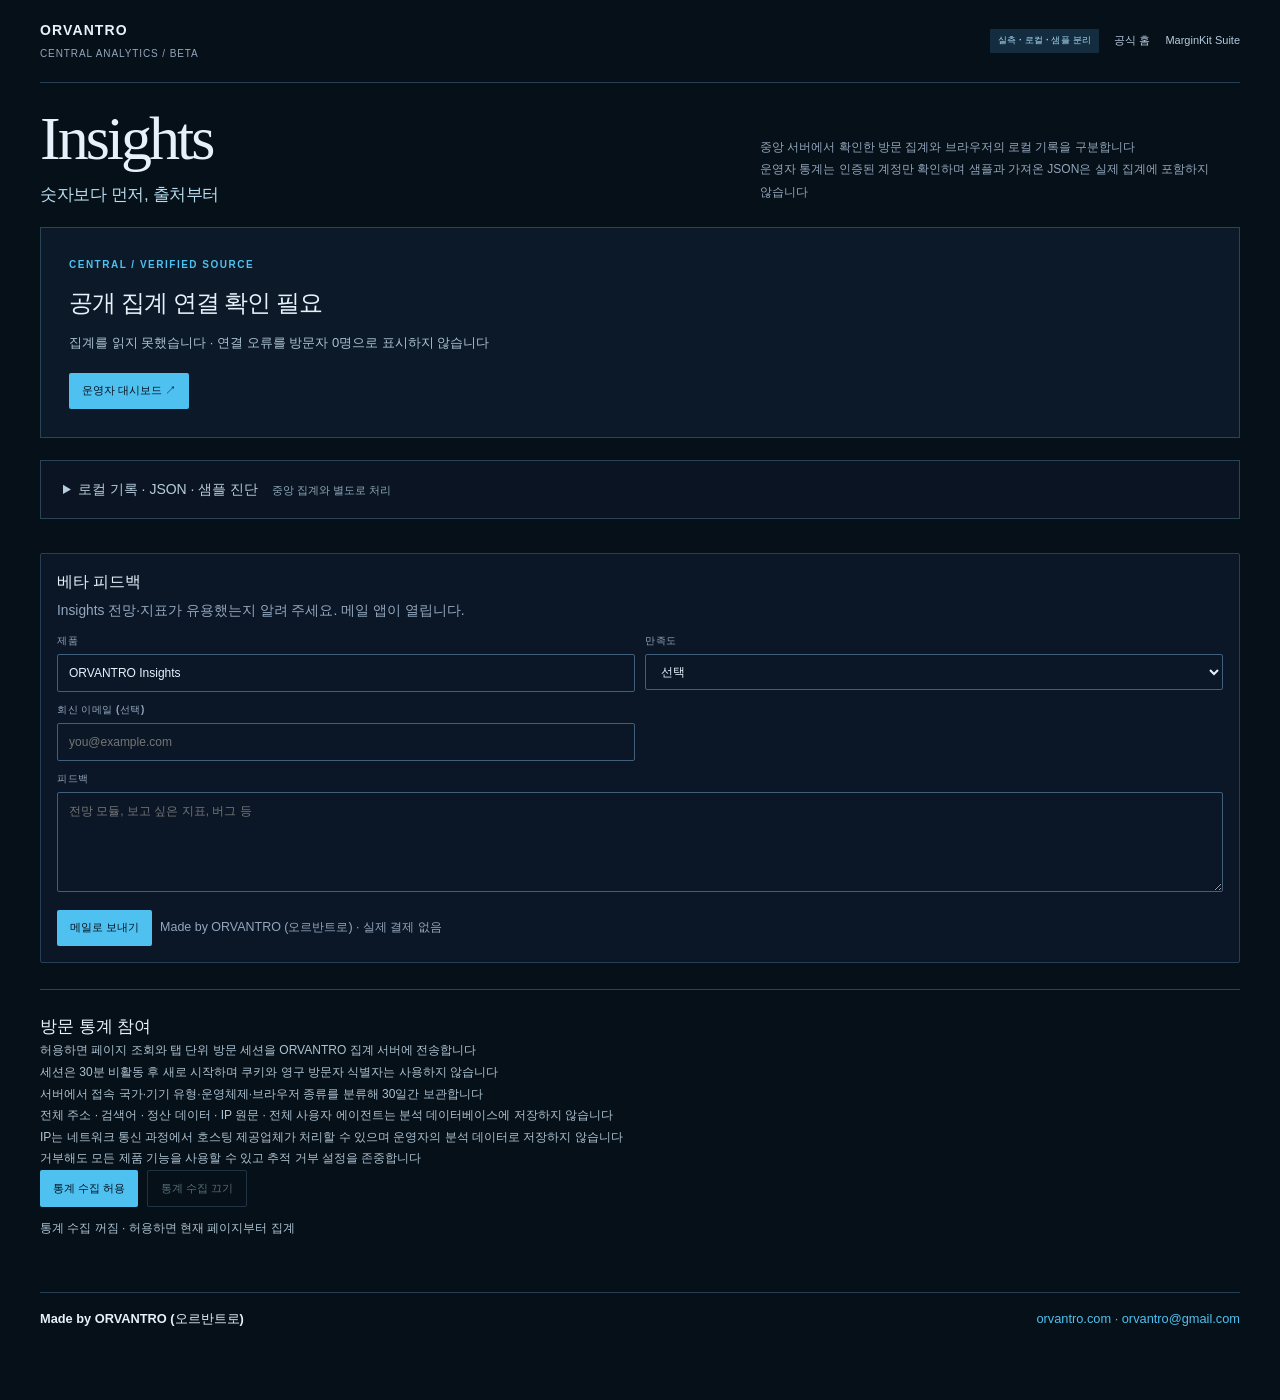
<file: index.html>
<!DOCTYPE html>
<html lang="ko" data-orvantro-site="orvantro-insights">
<head>
  <meta charset="UTF-8">
  <meta name="referrer" content="no-referrer">
  <meta http-equiv="Content-Security-Policy" content="default-src 'self'; script-src 'self'; style-src 'self' 'unsafe-inline'; img-src 'self' data:; connect-src 'self' https://orvantro-insights-api.orvantro.workers.dev; object-src 'none'; base-uri 'none'; form-action 'none'; upgrade-insecure-requests">
  <meta name="viewport" content="width=device-width, initial-scale=1.0">
  <meta name="description" content="ORVANTRO Insights — 중앙 방문 집계와 운영자 대시보드, 별도로 분리된 로컬 데이터 진단.">
  <meta name="theme-color" content="#061018">
  <title>ORVANTRO Insights — 방문 집계 · 데이터 진단</title>
  <link rel="stylesheet" href="./insights.css">
  <link rel="stylesheet" href="./visual.css">
  <link rel="stylesheet" href="./central.css">
</head>
<body>
  <div class="shell">
    <header class="topbar">
      <div class="brand-block">
        <div class="brand">ORVANTRO</div>
        <div class="brand-sub">CENTRAL ANALYTICS / BETA</div>
      </div>
      <div class="top-links">
        <span class="pill">실측 · 로컬 · 샘플 분리</span>
        <a class="link-chip" href="https://orvantro.com/">공식 홈</a>
        <a class="link-chip" href="https://judanvy8-netizen.github.io/marginkit-pro-beta/">MarginKit Suite</a>
      </div>
    </header>

    <section class="hero" aria-label="Insights 소개">
      <div class="hero-brand">Insights</div>
      <h1>숫자보다 먼저, 출처부터</h1>
      <p>중앙 서버에서 확인한 방문 집계와 브라우저의 로컬 기록을 구분합니다<br>운영자 통계는 인증된 계정만 확인하며 샘플과 가져온 JSON은 실제 집계에 포함하지 않습니다</p>

    </section>
    <section class="central-panel" aria-label="중앙 방문 집계">
      <p class="eyebrow">CENTRAL / VERIFIED SOURCE</p>
      <h2 id="centralStatus" role="status">중앙 집계 상태 확인 중</h2>
      <p id="centralScope">서버 연결과 공개 범위를 확인합니다</p>
      <div class="central-metrics" id="centralMetrics" hidden><article><small>측정된 페이지 조회</small><strong id="centralPv">—</strong></article><article><small>일별 방문 세션 합계</small><strong id="centralSessions">—</strong></article></div>
      <div class="actions-row"><a class="btn btn-primary" id="adminLink" hidden>운영자 대시보드 ↗</a></div>
    </section>
    <details class="diagnostic-details" id="diagnostics"><summary>로컬 기록 · JSON · 샘플 진단 <span>중앙 집계와 별도로 처리</span></summary>
    <section class="panel source-panel" aria-label="현재 데이터 출처" style="margin-bottom:18px">
      <h2 id="sourceStatus" role="status">데이터 확인 중 / Loading</h2>
      <p class="lead" id="sourceScope">데이터 출처를 확인하고 있습니다.</p>
      <div class="actions-row">
        <button type="button" class="btn btn-primary" id="btnUseSample">샘플로 둘러보기</button>
        <a class="btn btn-ghost" href="#importPanel">JSON 가져오기 ↗</a>
      </div>
      <p class="help-note">이 영역은 선택한 로컬 기록·JSON·샘플만 진단합니다 · 중앙 서버의 통계와 합산하거나 서버로 전송하지 않습니다</p>
    </section>
    <details class="record-settings" id="local-settings"><summary>이 브라우저의 로컬 기록 설정 <span>OPTIONAL · 기본 꺼짐</span></summary><div class="settings-body">
      <p class="lead">이 기기에서 직접 확인할 때만 켜세요. 같은 github.io 출처의 ORVANTRO 제품에 적용됩니다. 끄면 새 기록을 멈추고, 지우면 기존 분석 기록을 삭제합니다.</p>
      <div class="actions-row">
        <button type="button" class="btn btn-primary" id="btnEnableLocal">로컬 기록 켜기</button>
        <button type="button" class="btn btn-ghost" id="btnDisableLocal">로컬 기록 끄기</button>
        <button type="button" class="btn btn-ghost" id="btnClearLocal">로컬 기록 지우기</button>
      </div>
      <p class="help-note" id="privacyStatus" role="status"></p>
      <div class="notice">기록은 기본적으로 꺼져 있습니다. 켜면 이 브라우저의 같은 출처에 페이지 이름과 시각만 최대 800개·최근 30일 범위로 저장합니다. 외부 분석 서버, 위치 조회, 방문자 식별자는 사용하지 않습니다. <strong>orvantro.com과 github.io의 기록은 분리됩니다.</strong> 통합 이전의 FeeROI·SellerBill·Markit 기록은 이전 제품 이름으로 유지합니다.</div>
    </div></details>

    <div class="empty-guide" id="emptyGuide" hidden>
      <strong>아직 이 브라우저에 수집된 이벤트가 없습니다.</strong><br>
      데이터가 없다는 뜻이지 실제 방문자가 0명이라는 뜻은 아닙니다. 기록을 켜지 않고도 위의 샘플 또는 JSON 가져오기를 사용할 수 있습니다. 로컬 기록을 선택해 켜도 다른 기기·출처의 방문은 나타나지 않습니다.
    </div>

    <div class="filters" aria-label="필터">
      <div class="field">
        <label for="filterRange">기간</label>
        <select id="filterRange">
          <option value="7">최근 7일</option>
          <option value="14" selected>최근 14일</option>
          <option value="30">최근 30일</option>
        </select>
      </div>
      <div class="field">
        <label for="filterProduct">제품</label>
        <select id="filterProduct"></select>
      </div>
      <div class="field">
        <label for="filterCountry">국가</label>
        <select id="filterCountry">
          <option value="all">전체 국가</option>
        </select>
      </div>
      <div class="field">
        <label>&nbsp;</label>
        <button type="button" class="btn btn-ghost" id="btnRefresh" style="width:100%">새로고침</button>
      </div>
    </div>

    <div class="actions-row">
      <button type="button" class="btn btn-primary" id="btnLive">로컬 기록</button>
      <button type="button" class="btn btn-ghost" id="btnImport">JSON 가져오기 (선택)</button>
      <button type="button" class="btn btn-ghost" id="btnClearImport">가져오기 지우기</button>
    </div>
    <p class="status-line" id="statusLine" role="status">불러오는 중…</p>


    <section class="kpi-grid" aria-label="핵심 지표">
      <article class="kpi">
        <div class="label">고유 방문자</div>
        <div class="value" id="kpiVisitors">—</div>
        <div class="hint" id="kpiVisitorsHint">로딩</div>
      </article>
      <article class="kpi">
        <div class="label">페이지뷰</div>
        <div class="value" id="kpiPageviews">—</div>
        <div class="hint" id="kpiPageviewsHint">로딩</div>
      </article>
      <article class="kpi">
        <div class="label">재방문율</div>
        <div class="value" id="kpiReturning">—</div>
        <div class="hint" id="kpiReturningHint">unique vs returning</div>
      </article>
      <article class="kpi">
        <div class="label">평균 참여</div>
        <div class="value" id="kpiEngage">—</div>
        <div class="hint" id="kpiEngageHint">heartbeat</div>
      </article>
    </section>

    <div class="grid-2">
      <section class="panel" aria-label="일별 추세">
        <h2>일별 추세 · 전망</h2>
        <p class="lead">단위: 페이지뷰. 실선은 관측, 점선·황갈색은 향후 7–14일 <span class="est-tag">추정</span> 입니다.</p>
        <canvas class="chart" id="trendChart" aria-hidden="true"></canvas>
        <div class="chart-empty" id="trendEmpty">표시할 추세가 없습니다. 기간·필터를 바꿔 보세요.</div>
      </section>
      <section class="panel outlook" aria-label="전망 노트">
        <h2>Outlook / 전망</h2>
        <p class="lead">지표 기반 정성 노트. 예측은 단순 선형 추세이며 확정이 아닙니다.</p>
        <ul class="outlook-list" id="outlookList"></ul>
      </section>
    </div>

    <div class="grid-3">
      <section class="panel" aria-label="제품별 트래픽">
        <h2>제품별 트래픽</h2>
        <p class="lead">사이트(퍼널)별 페이지뷰</p>
        <div class="bars" id="siteBars"></div>
      </section>
      <section class="panel" aria-label="국가·지역">
        <h2>국가 / 지역 맵</h2>
        <p class="lead">가져온 JSON·샘플에 있는 국가만 표시 · 위치 조회 없음</p>
        <div class="geo-map" id="geoMap"></div>
        <div class="bars" id="countryBars"></div>
      </section>
      <section class="panel" aria-label="전망 수치">
        <h2>전망 수치표</h2>
        <p class="lead">일별 예상 페이지뷰 (추정)</p>
        <div class="table-wrap">
          <table>
            <thead><tr><th>날짜</th><th>예상 PV</th></tr></thead>
            <tbody id="forecastTableBody"></tbody>
          </table>
        </div>
      </section>
    </div>

    <div class="grid-2-eq">
      <section class="panel" aria-label="경로 퍼널">
        <h2>경로 퍼널</h2>
        <p class="lead">방문 경로(path) Top 순위</p>
        <div class="funnel" id="pathFunnel"></div>
      </section>
      <section class="panel" aria-label="리퍼러·UTM">
        <h2>리퍼러 / UTM</h2>
        <p class="lead">유입 출처와 캠페인 파라미터</p>
        <div class="bars" id="refBars"></div>
        <div class="table-wrap" style="margin-top:12px">
          <table>
            <thead><tr><th>UTM source</th><th>medium</th><th>campaign</th><th>횟수</th></tr></thead>
            <tbody id="utmTableBody"></tbody>
          </table>
        </div>
      </section>
    </div>

    <div class="grid-2-eq">
      <section class="panel" aria-label="참여도">
        <h2>참여도 · 디바이스</h2>
        <p class="lead">가져온 JSON·샘플에 값이 있는 경우만 표시</p>
        <div class="bars" id="deviceBars"></div>
        <div class="table-wrap" style="margin-top:12px">
          <table>
            <thead><tr><th>구간</th><th>이벤트</th><th>비율</th></tr></thead>
            <tbody id="engageTableBody"></tbody>
          </table>
        </div>
      </section>
      <section class="panel" aria-label="고유·중복 체크">
        <h2>고유 탐지 상세</h2>
        <p class="lead">가져온 JSON 또는 샘플의 식별자 기준입니다. 상태 미상은 신규로 간주하지 않으며 재방문율 분모에서 제외합니다. 기간 내 신규·재방문이 모두 관측된 식별자는 재방문으로 한 번 집계합니다. 로컬 기록은 방문자를 식별하지 않습니다.</p>
        <div class="table-wrap">
          <table>
            <thead>
              <tr><th>제품</th><th>PV</th><th>고유</th><th>신규</th><th>재방문</th><th>미상</th><th>재방문율</th></tr>
            </thead>
            <tbody id="uniqTableBody"></tbody>
          </table>
        </div>
      </section>
    </div>

    <section class="panel" style="margin-bottom:14px" aria-label="선택적 JSON" id="importPanel">
      <h2>선택 · JSON 가져오기</h2>
      <p class="lead">
        UTF-8 2MB 이하·최대 10,000개 이벤트 JSON을 붙여 넣을 수 있습니다.
        <strong>Amplitude API Secret / GA4 키는 필요하지 않으며 UI에도 없습니다.</strong>
      </p>
      <div class="import-box">
        <div class="field">
          <label for="importJson">JSON 붙여넣기 (선택)</label>
          <textarea id="importJson" placeholder='[{"t":"2026-10-27T00:00:00Z","type":"orvantro_pageview","site":"marginkit-pro-beta"}]'></textarea>
        </div>
        <div class="actions-row"><button type="button" class="btn btn-primary" id="btnImportHere">붙여넣은 JSON 분석 / Analyze JSON</button></div>
        <p class="status-line" id="importFeedback" role="status" aria-live="polite"></p>
        <p class="help-note">필수: t(Unix 밀리초 또는 ISO 날짜), type(pageview 또는 orvantro_*). 배열 또는 {"events": [...]} 형식을 사용하세요. 미래 날짜와 잘못된 행은 제외됩니다. returning은 true/false만 인정하며, engaged_ms는 0~86,400,000ms만 참여 시간에 포함합니다. 값이 없으면 미수집으로 남습니다.</p>
        <p class="help-note">
          가져온 JSON은 현재 페이지 메모리에서만 처리하며 새로고침하면 지워집니다. 로컬 기록과 섞거나 서버로 보내지 않습니다. 개인정보와 비밀값은 붙여 넣지 마세요.
        </p>
      </div>
    </section>

    </details>

    <section class="feedback" id="feedback" aria-label="베타 피드백">
      <h2>베타 피드백</h2>
      <p class="lead">Insights 전망·지표가 유용했는지 알려 주세요. 메일 앱이 열립니다.</p>
      <form >
        <div class="grid">
          <div class="field">
            <label for="ov-product">제품</label>
            <input id="ov-product" name="product" value="ORVANTRO Insights" readonly>
          </div>
          <div class="field">
            <label for="ov-rating">만족도</label>
            <select id="ov-rating" name="rating" required>
              <option value="">선택</option>
              <option>매우 만족</option>
              <option>만족</option>
              <option>보통</option>
              <option>아쉬움</option>
              <option>개선 필요</option>
            </select>
          </div>
          <div class="field">
            <label for="ov-email">회신 이메일 (선택)</label>
            <input id="ov-email" name="email" type="email" placeholder="you@example.com">
          </div>
          <div class="field full">
            <label for="ov-body">피드백</label>
            <textarea id="ov-body" name="body" required placeholder="전망 모듈, 보고 싶은 지표, 버그 등"></textarea>
          </div>
        </div>
        <div class="actions">
          <button type="submit" class="btn btn-primary">메일로 보내기</button>
          <span class="hint">Made by ORVANTRO (오르반트로) · 실제 결제 없음</span>
        </div>
      </form>
    </section>

    <section class="central-consent" aria-label="중앙 방문 통계 설정">
      <h2>방문 통계 참여</h2>
      <p>허용하면 페이지 조회와 탭 단위 방문 세션을 ORVANTRO 집계 서버에 전송합니다<br>세션은 30분 비활동 후 새로 시작하며 쿠키와 영구 방문자 식별자는 사용하지 않습니다<br>서버에서 접속 국가·기기 유형·운영체제·브라우저 종류를 분류해 30일간 보관합니다<br>전체 주소 · 검색어 · 정산 데이터 · IP 원문 · 전체 사용자 에이전트는 분석 데이터베이스에 저장하지 않습니다<br>IP는 네트워크 통신 과정에서 호스팅 제공업체가 처리할 수 있으며 운영자의 분석 데이터로 저장하지 않습니다<br>거부해도 모든 제품 기능을 사용할 수 있고 추적 거부 설정을 존중합니다</p>
      <div class="actions-row"><button type="button" class="btn btn-primary" id="central-allow" disabled>통계 수집 허용</button><button type="button" class="btn btn-ghost" id="central-deny" disabled>통계 수집 끄기</button></div>
      <p id="central-consent-status" role="status">통계 수집 꺼짐 · 허용하면 현재 페이지부터 집계</p>
    </section>

    <footer class="foot">
      <span class="made">Made by ORVANTRO (오르반트로)</span>
      <span>
        <a href="https://orvantro.com/">orvantro.com</a> ·
        <a href="mailto:orvantro@gmail.com">orvantro@gmail.com</a>
      </span>
    </footer>
  </div>

  <script src="./central-config.js?v=20261101-cloud1"></script>
  <script src="./central-collector.js?v=20261101-audience2" defer></script>
  <script src="./central-controls.js" defer></script>
  <script src="./central-view.js" defer></script>
  <script src="./analytics-config.js"></script>
  <script src="./orvantro-analytics.js" defer></script>
  <script src="./insights.js?v=20261028-2" defer></script>
</body>
</html>
</file>
<file: insights.css>
:root {
  --bg0: #061018;
  --bg1: #0a1c28;
  --ink: #eef6fb;
  --muted: #8aa0b5;
  --line: rgba(148, 185, 210, 0.18);
  --accent: #2ec4b6;
  --accent-2: #5ec8f0;
  --warn: #e8b84a;
  --ok: #3ecf8e;
  --bad: #f07178;
  --panel: rgba(8, 22, 34, 0.72);
  --panel-solid: #0c1a26;
  --sample: #e8b84a;
  --radius: 14px;
  /* Pretendard first — Hangul must not fall through Latin-only faces */
  --font-display: "Pretendard Variable", "Pretendard", "Syne", sans-serif;
  --font-body: "Pretendard Variable", "Pretendard", "Manrope", "Noto Sans KR", sans-serif;
  --font-mono: "Pretendard Variable", ui-monospace, monospace;
}

* { box-sizing: border-box; margin: 0; padding: 0; }

html {
  scroll-behavior: smooth;
  -webkit-text-size-adjust: 100%;
  text-size-adjust: 100%;
}

body {
  min-height: 100vh;
  color: var(--ink);
  font-family: var(--font-body);
  font-weight: 400;
  font-synthesis: none;
  font-stretch: normal;
  letter-spacing: normal;
  line-height: 1.55;
  background: var(--bg0);
  -webkit-font-smoothing: antialiased;
  -moz-osx-font-smoothing: grayscale;
  overflow-x: hidden;
  text-rendering: optimizeLegibility;
}

body::before {
  content: "";
  position: fixed;
  inset: 0;
  z-index: -2;
  background:
    radial-gradient(900px 500px at 12% -10%, rgba(46, 196, 182, 0.22), transparent 55%),
    radial-gradient(700px 480px at 88% 8%, rgba(94, 200, 240, 0.16), transparent 50%),
    radial-gradient(600px 400px at 50% 100%, rgba(30, 90, 120, 0.28), transparent 60%),
    linear-gradient(165deg, #041018 0%, #0a1a26 45%, #07131c 100%);
}

body::after {
  content: "";
  position: fixed;
  inset: 0;
  z-index: -1;
  opacity: 0.35;
  pointer-events: none;
  background-image:
    linear-gradient(rgba(148, 185, 210, 0.05) 1px, transparent 1px),
    linear-gradient(90deg, rgba(148, 185, 210, 0.05) 1px, transparent 1px);
  background-size: 48px 48px;
  mask-image: radial-gradient(ellipse at center, #000 35%, transparent 80%);
}

a { color: var(--accent-2); text-decoration: none; }
a:hover { text-decoration: underline; }

.shell {
  width: min(1220px, calc(100% - 28px));
  margin: 0 auto;
  padding: 20px 0 72px;
}

.topbar {
  display: flex;
  flex-wrap: wrap;
  gap: 12px 18px;
  align-items: center;
  justify-content: space-between;
  margin-bottom: 18px;
  animation: rise 0.7s cubic-bezier(0.16, 1, 0.3, 1) both;
}

.brand-block { display: flex; flex-direction: column; gap: 4px; }
.brand {
  font-family: var(--font-display);
  font-weight: 800;
  letter-spacing: 0.04em; /* was 0.2em — crushed Hangul/Latin */
  font-size: 0.95rem;
  font-stretch: normal;
}
.brand span {
  color: var(--muted);
  letter-spacing: normal;
  font-weight: 600;
  margin-left: 0.35em;
}
.brand-sub {
  font-size: 0.8rem;
  color: var(--muted);
  letter-spacing: normal;
}

.top-links {
  display: flex;
  flex-wrap: wrap;
  gap: 10px;
  align-items: center;
}

.pill {
  display: inline-flex;
  align-items: center;
  gap: 6px;
  padding: 5px 11px;
  border-radius: 8px;
  border: 1px solid rgba(232, 184, 74, 0.35);
  background: rgba(232, 184, 74, 0.12);
  color: var(--warn);
  font-size: 0.72rem;
  font-weight: 700;
  letter-spacing: normal;
  white-space: nowrap;
}

.link-chip {
  padding: 6px 12px;
  border-radius: 8px;
  border: 1px solid var(--line);
  background: rgba(255, 255, 255, 0.03);
  color: var(--ink);
  font-size: 0.8rem;
  font-weight: 700;
  text-decoration: none;
  letter-spacing: normal;
}
.link-chip:hover { border-color: var(--accent); text-decoration: none; }

.hero {
  margin: 8px 0 22px;
  animation: rise 0.85s cubic-bezier(0.16, 1, 0.3, 1) 0.08s both;
}

.hero-brand {
  font-family: var(--font-display);
  font-size: clamp(2.2rem, 6.5vw, 3.5rem);
  font-weight: 800;
  letter-spacing: 0.02em;
  line-height: 1.1;
  font-stretch: normal;
  background: linear-gradient(120deg, #fff 20%, #9be7de 55%, #5ec8f0 100%);
  -webkit-background-clip: text;
  background-clip: text;
  color: transparent;
}

.hero h1 {
  margin-top: 10px;
  font-family: var(--font-display);
  font-size: clamp(1.1rem, 2.4vw, 1.45rem);
  font-weight: 700;
  letter-spacing: normal;
  line-height: 1.35;
}

.hero p {
  margin-top: 10px;
  max-width: 42rem; /* rem not ch — Hangul ch-width squishes lines */
  color: var(--muted);
  line-height: 1.65;
  font-size: 0.95rem;
  letter-spacing: normal;
  word-break: keep-all;
  overflow-wrap: break-word;
}

.notice {
  margin-top: 14px;
  padding: 12px 14px;
  border-radius: 12px;
  border: 1px solid var(--line);
  background: rgba(94, 200, 240, 0.06);
  color: #c5d7e6;
  font-size: 0.88rem;
  line-height: 1.55;
  letter-spacing: normal;
  word-break: keep-all;
}
.notice code {
  font-family: var(--font-mono);
  font-size: 0.86em;
  letter-spacing: normal;
}

.empty-guide {
  margin: 0 0 18px;
  padding: 14px 16px;
  border-radius: 12px;
  border: 1px dashed rgba(232, 184, 74, 0.45);
  background: rgba(232, 184, 74, 0.08);
  color: #f0e2b8;
  font-size: 0.9rem;
  line-height: 1.55;
  word-break: keep-all;
  animation: rise 0.7s cubic-bezier(0.16, 1, 0.3, 1) both;
}
.empty-guide[hidden] { display: none !important; }
.empty-guide strong { color: #fff6d6; }
.empty-guide a { color: var(--accent-2); font-weight: 700; }

.filters {
  display: grid;
  grid-template-columns: repeat(4, minmax(0, 1fr));
  gap: 10px;
  margin-bottom: 14px;
  animation: rise 0.8s cubic-bezier(0.16, 1, 0.3, 1) 0.12s both;
}

@media (max-width: 900px) {
  .filters { grid-template-columns: 1fr 1fr; }
}
@media (max-width: 560px) {
  .filters { grid-template-columns: 1fr; }
}

.field label {
  display: block;
  font-size: 0.75rem;
  color: var(--muted);
  margin-bottom: 5px;
  font-weight: 600;
  letter-spacing: normal;
}

.field select,
.field input,
.field textarea {
  width: 100%;
  min-width: 0;
  border-radius: 10px;
  border: 1px solid var(--line);
  background: rgba(4, 14, 22, 0.75);
  color: var(--ink);
  padding: 10px 12px;
  font: inherit;
  letter-spacing: normal;
  font-stretch: normal;
}

.field textarea { min-height: 100px; resize: vertical; }

.actions-row {
  display: flex;
  flex-wrap: wrap;
  gap: 8px;
  margin-bottom: 14px;
  animation: rise 0.8s cubic-bezier(0.16, 1, 0.3, 1) 0.16s both;
}

.btn {
  border: 0;
  border-radius: 10px;
  padding: 10px 14px;
  font: inherit;
  font-weight: 700;
  letter-spacing: normal;
  cursor: pointer;
  transition: background 0.15s ease, border-color 0.15s ease, opacity 0.15s ease;
}
.btn:active { opacity: 0.9; } /* no scaleX / scale crush */
.btn:disabled { opacity: 0.45; cursor: default; }
:focus-visible { outline: 2px solid var(--accent-2); outline-offset: 3px; }
.btn-primary {
  background: linear-gradient(135deg, #2ec4b6, #1f9aa8);
  color: #042018;
}
.btn-ghost {
  background: transparent;
  border: 1px solid var(--line);
  color: var(--ink);
}
.btn-ghost:hover { border-color: var(--accent-2); }

.status-line {
  margin: -4px 0 16px;
  font-size: 0.85rem;
  color: var(--muted);
  min-height: 1.3em;
  line-height: 1.45;
  letter-spacing: normal;
  word-break: keep-all;
}
.status-line[data-tone="ok"] { color: var(--ok); }
.status-line[data-tone="warn"] { color: var(--warn); }
.status-line[data-tone="bad"] { color: var(--bad); }
.status-line .sample-tag {
  display: inline-block;
  margin-right: 6px;
  padding: 2px 8px;
  border-radius: 6px;
  background: rgba(232, 184, 74, 0.18);
  color: var(--sample);
  font-weight: 800;
  font-size: 0.7rem;
  letter-spacing: normal;
  vertical-align: middle;
}

.kpi-grid {
  display: grid;
  grid-template-columns: repeat(4, minmax(0, 1fr));
  gap: 12px;
  margin-bottom: 14px;
}

@media (max-width: 900px) {
  .kpi-grid { grid-template-columns: 1fr 1fr; }
}

.kpi {
  padding: 14px 14px 15px;
  border-radius: var(--radius);
  border: 1px solid var(--line);
  background: var(--panel);
  backdrop-filter: blur(10px);
  animation: rise 0.75s cubic-bezier(0.16, 1, 0.3, 1) both;
  min-width: 0;
}
.kpi:nth-child(2) { animation-delay: 0.05s; }
.kpi:nth-child(3) { animation-delay: 0.1s; }
.kpi:nth-child(4) { animation-delay: 0.15s; }

.kpi .label {
  font-size: 0.78rem;
  color: var(--muted);
  font-weight: 600;
  letter-spacing: normal;
  word-break: keep-all;
}
.kpi .value {
  margin-top: 8px;
  font-family: var(--font-display);
  font-size: clamp(1.45rem, 2.8vw, 1.85rem);
  font-weight: 800;
  letter-spacing: normal;
  font-variant-numeric: tabular-nums;
  line-height: 1.2;
  overflow-wrap: anywhere;
}
.kpi .hint {
  margin-top: 6px;
  font-size: 0.72rem;
  color: var(--muted);
  letter-spacing: normal;
  line-height: 1.4;
  word-break: keep-all;
}

.grid-2 {
  display: grid;
  grid-template-columns: 1.25fr 0.75fr;
  gap: 12px;
  margin-bottom: 12px;
}
.grid-3 {
  display: grid;
  grid-template-columns: repeat(3, minmax(0, 1fr));
  gap: 12px;
  margin-bottom: 12px;
}
.grid-2-eq {
  display: grid;
  grid-template-columns: 1fr 1fr;
  gap: 12px;
  margin-bottom: 12px;
}
@media (max-width: 960px) {
  .grid-2, .grid-3, .grid-2-eq { grid-template-columns: 1fr; }
}

.panel {
  padding: 14px 14px 16px;
  border-radius: var(--radius);
  border: 1px solid var(--line);
  background: var(--panel);
  backdrop-filter: blur(10px);
  min-width: 0;
}

.panel h2 {
  font-family: var(--font-display);
  font-size: 0.98rem;
  font-weight: 700;
  margin-bottom: 4px;
  letter-spacing: normal;
  line-height: 1.35;
  word-break: keep-all;
}
.panel .lead {
  color: var(--muted);
  font-size: 0.82rem;
  line-height: 1.5;
  margin-bottom: 12px;
  letter-spacing: normal;
  word-break: keep-all;
}

.chart {
  width: 100%;
  height: 220px;
  display: block;
}
.chart-empty {
  min-height: 120px;
  display: grid;
  place-items: center;
  padding: 16px;
  color: var(--muted);
  font-size: 0.88rem;
  line-height: 1.5;
  text-align: center;
  border: 1px dashed var(--line);
  border-radius: 12px;
  word-break: keep-all;
}

/* Author display:grid must not override the hidden empty-state indicator. */
.chart-empty[hidden] { display: none; }

.bars { display: flex; flex-direction: column; gap: 8px; }
.bar-row {
  display: grid;
  grid-template-columns: minmax(6.5rem, 30%) 1fr minmax(2.5rem, auto);
  gap: 10px;
  align-items: center;
  font-size: 0.82rem;
  letter-spacing: normal;
}
.bar-row .name {
  color: var(--muted);
  overflow: hidden;
  text-overflow: ellipsis;
  white-space: nowrap;
  min-width: 0;
  letter-spacing: normal;
}
.bar-track {
  height: 10px;
  border-radius: 6px;
  background: rgba(255, 255, 255, 0.06);
  overflow: hidden;
  min-width: 0;
}
.bar-fill {
  height: 100%;
  border-radius: 6px;
  background: linear-gradient(90deg, var(--accent), var(--accent-2));
  width: 0;
  transition: width 0.7s cubic-bezier(0.16, 1, 0.3, 1);
  transform: none;
}
.bar-row .num {
  text-align: right;
  font-weight: 700;
  font-variant-numeric: tabular-nums;
  letter-spacing: normal;
}

.geo-map {
  display: grid;
  grid-template-columns: repeat(auto-fill, minmax(4.8rem, 1fr));
  gap: 8px;
  margin-bottom: 12px;
}
.geo-cell {
  padding: 10px 8px;
  border-radius: 10px;
  border: 1px solid var(--line);
  background: rgba(4, 14, 22, 0.5);
  text-align: center;
  min-width: 0;
}
.geo-cell .cc {
  font-weight: 800;
  font-size: 0.95rem;
  letter-spacing: normal;
  font-variant-numeric: tabular-nums;
}
.geo-cell .meta {
  margin-top: 4px;
  font-size: 0.7rem;
  color: var(--muted);
  line-height: 1.35;
  letter-spacing: normal;
  overflow-wrap: anywhere;
}
.geo-cell .heat {
  margin-top: 6px;
  height: 4px;
  border-radius: 4px;
  background: rgba(255, 255, 255, 0.06);
  overflow: hidden;
}
.geo-cell .heat > span {
  display: block;
  height: 100%;
  background: linear-gradient(90deg, var(--accent), var(--accent-2));
}

.outlook {
  position: relative;
  overflow: hidden;
}
.outlook::before {
  content: "";
  position: absolute;
  inset: auto -20% -40% 40%;
  height: 180px;
  background: radial-gradient(circle, rgba(46, 196, 182, 0.22), transparent 70%);
  pointer-events: none;
}
.outlook-list {
  list-style: none;
  display: flex;
  flex-direction: column;
  gap: 10px;
  position: relative;
}
.outlook-list li {
  padding: 10px 12px;
  border-radius: 10px;
  border: 1px solid var(--line);
  background: rgba(4, 14, 22, 0.45);
  font-size: 0.88rem;
  line-height: 1.5;
  letter-spacing: normal;
  word-break: keep-all;
}
.outlook-list strong { color: #dff7f3; font-weight: 700; }
.est-tag {
  display: inline-block;
  margin-left: 6px;
  padding: 1px 7px;
  border-radius: 6px;
  font-size: 0.68rem;
  font-weight: 800;
  letter-spacing: normal;
  color: var(--warn);
  border: 1px solid rgba(232, 184, 74, 0.35);
  vertical-align: middle;
}

.funnel {
  display: flex;
  flex-direction: column;
  gap: 8px;
}
.funnel-step {
  display: grid;
  grid-template-columns: auto 1fr auto;
  gap: 10px;
  align-items: center;
  font-size: 0.82rem;
  letter-spacing: normal;
}
.funnel-step .idx {
  width: 1.6rem;
  height: 1.6rem;
  border-radius: 6px;
  display: grid;
  place-items: center;
  background: rgba(46, 196, 182, 0.15);
  color: var(--accent);
  font-weight: 800;
  font-size: 0.75rem;
  flex-shrink: 0;
}
.funnel-step .path {
  min-width: 0;
  overflow: hidden;
  text-overflow: ellipsis;
  white-space: nowrap;
  color: var(--ink);
}
.funnel-step .n { font-weight: 700; font-variant-numeric: tabular-nums; color: var(--muted); }

.abacus-strip {
  display: flex;
  flex-wrap: wrap;
  gap: 8px;
  margin-bottom: 14px;
}
.abacus-chip {
  padding: 8px 12px;
  border-radius: 10px;
  border: 1px solid var(--line);
  background: rgba(4, 14, 22, 0.45);
  font-size: 0.8rem;
  letter-spacing: normal;
  line-height: 1.35;
}
.abacus-chip strong {
  display: block;
  font-size: 1.05rem;
  font-weight: 800;
  font-variant-numeric: tabular-nums;
  color: var(--ink);
  margin-top: 2px;
}
.abacus-chip span { color: var(--muted); }

.import-box {
  margin-top: 8px;
  display: grid;
  gap: 10px;
}

.help-note {
  font-size: 0.8rem;
  color: var(--muted);
  line-height: 1.5;
  letter-spacing: normal;
  word-break: keep-all;
}

.table-wrap { overflow-x: auto; -webkit-overflow-scrolling: touch; }
table {
  width: 100%;
  border-collapse: collapse;
  font-size: 0.84rem;
  letter-spacing: normal;
}
th, td {
  text-align: left;
  padding: 8px 8px;
  border-bottom: 1px solid var(--line);
  vertical-align: top;
  word-break: keep-all;
  overflow-wrap: break-word;
}
th {
  color: var(--muted);
  font-weight: 600;
  font-size: 0.75rem;
  white-space: nowrap;
}
td { color: var(--ink); }

.feedback {
  margin-top: 16px;
  padding: 16px;
  border-radius: var(--radius);
  border: 1px solid var(--line);
  background: var(--panel);
}
.feedback h2 {
  font-family: var(--font-display);
  font-size: 0.98rem;
  margin-bottom: 6px;
  letter-spacing: normal;
}
.feedback .lead {
  color: var(--muted);
  font-size: 0.86rem;
  margin-bottom: 12px;
  line-height: 1.5;
  word-break: keep-all;
}
.feedback .grid { display: grid; grid-template-columns: 1fr 1fr; gap: 10px; }
@media (max-width: 640px) { .feedback .grid { grid-template-columns: 1fr; } }
.feedback .full { grid-column: 1 / -1; }
.feedback .actions { margin-top: 12px; display: flex; gap: 8px; flex-wrap: wrap; align-items: center; }
.feedback .hint { font-size: 0.78rem; color: var(--muted); }

.foot {
  margin-top: 28px;
  padding-top: 16px;
  border-top: 1px solid var(--line);
  display: flex;
  flex-wrap: wrap;
  gap: 10px;
  justify-content: space-between;
  color: var(--muted);
  font-size: 0.8rem;
  letter-spacing: normal;
}
.foot .made { color: var(--ink); font-weight: 700; }

@keyframes rise {
  from { opacity: 0; transform: translateY(14px); }
  to { opacity: 1; transform: none; }
}

@media (prefers-reduced-motion: reduce) {
  *, *::before, *::after {
    animation: none !important;
    transition: none !important;
  }
}
</file>
<file: visual.css>
/* ORVANTRO / Insights — a source-led analytical workspace. */
:root{--bg0:#061018;--bg1:#0b1a2b;--ink:#e7f1fb;--muted:#93a6bc;--line:#283e54;--accent:#4ec1f0;--accent-2:#4ec1f0;--warn:#e5bb62;--ok:#4ec1f0;--bad:#ef998e;--panel:#0b1727;--panel-solid:#0b1727;--sample:#e5bb62;--radius:2px;--font-display:Arial,'Noto Sans CJK KR',sans-serif;--font-body:Arial,'Noto Sans CJK KR','Noto Sans KR',sans-serif;--font-mono:monospace}
body{background:#061018;font-size:13px}body::before,body::after{display:none}.shell{width:min(1344px,calc(100% - 80px));padding-top:0}.topbar{min-height:83px;margin:0;border-bottom:1px solid #283e54;animation:none}.brand{font-size:14px;letter-spacing:.08em}.brand-sub{font-size:10px;letter-spacing:.09em;color:#93a6bc}.top-links{gap:15px}.pill{border:0;border-radius:1px;background:#142c3f;color:#b6dcee;padding:5px 8px;font-size:9px;letter-spacing:.03em}.link-chip{border:0;border-radius:0;background:transparent;padding:0;font-size:11px;font-weight:400;color:#b7cadf}
.hero{margin:31px 0 24px;display:grid;grid-template-columns:1fr 1fr;column-gap:50px;align-items:end;animation:none}.hero-brand{font:normal 68px/1 Georgia,serif;letter-spacing:-3px;background:none;color:#e7f1fb;grid-column:1}.hero h1{grid-column:1;font-size:17px;font-weight:500;margin-top:15px;letter-spacing:-.4px}.hero p{grid-column:2;grid-row:1/3;max-width:480px;font-size:12px;color:#93a6bc;line-height:1.9;margin:0 0 3px;justify-self:end}.hero .notice{display:none}
.source-panel{display:grid;grid-template-columns:1fr auto;gap:6px 30px;padding:20px 23px!important;border-left:3px solid #4ec1f0!important;margin-bottom:12px!important;background:#0d2133!important}.source-panel h2{font-size:14px!important;font-weight:600}.source-panel .lead{font-size:11px;max-width:780px}.source-panel .actions-row{grid-column:2;grid-row:1/3;margin:0;align-items:center;animation:none}.source-panel>.help-note{grid-column:1/-1;font-size:10px;margin:3px 0 0;max-width:none}.source-panel .btn{font-size:11px;padding:10px 12px}
.record-settings{margin:0 0 22px;border-bottom:1px solid var(--line);padding:10px 0 13px;color:var(--muted)}.record-settings summary{cursor:pointer;font-size:11px;line-height:1.7;list-style-position:inside}.record-settings summary span{float:right;font-family:monospace;font-size:10px;color:#93a6bc}.record-settings .settings-body{padding:15px 0 4px;max-width:960px}.record-settings .notice{background:#142c3f;color:#b6dcee;border:0;border-radius:0;font-size:11px;margin-bottom:15px}.record-settings .lead{font-size:12px;margin-bottom:12px}
.empty-guide{border:0;border-left:2px solid #e5bb62;border-radius:0;background:#231f17;color:#e5bb62;font-size:11px;line-height:1.8;padding:11px 16px;margin-bottom:20px;animation:none}.empty-guide strong{color:#e5bb62}.filters{grid-template-columns:1fr 1fr 1fr 110px;gap:18px;margin-bottom:15px;animation:none}.field label{font-size:10px;color:#93a6bc;letter-spacing:.05em}.field input,.field select,.field textarea{background:#0b1727;border-radius:2px;border-color:#283e54;font-size:12px;padding:9px 11px}.filters .btn{min-height:38px}.actions-row{animation:none;gap:9px;margin-bottom:11px}.btn{border-radius:2px;font-size:11px;font-weight:500;padding:9px 13px;min-height:36px}.btn-primary{background:#4ec1f0;color:#0b1727}.btn-primary:hover{background:#80dbfc}.btn-ghost{background:transparent;border-color:#283e54;color:#b6dcee}.status-line{font-size:10px;margin-bottom:19px;color:#93a6bc;min-height:16px}.kpi-grid{gap:0;border-top:1px solid #283e54;border-bottom:1px solid #283e54;margin-bottom:23px}.kpi{background:transparent;border:0;border-right:1px solid #283e54;border-radius:0;padding:20px 23px 21px;backdrop-filter:none;animation:none}.kpi:first-child{padding-left:0}.kpi:last-child{border-right:0}.kpi .label{font-size:10px;letter-spacing:.04em}.kpi .value{font:400 39px/1.2 Arial,'Noto Sans CJK KR',sans-serif;letter-spacing:-1.2px;margin-top:9px;color:#e7f1fb}.kpi .hint{font-size:10px;color:#93a6bc;margin-top:10px}
.panel{border-radius:2px;backdrop-filter:none;background:#0b1727;border-color:#283e54;padding:22px}.panel h2{font-size:16px;font-weight:500;letter-spacing:-.4px}.panel .lead{font-size:11px;color:#93a6bc;line-height:1.8}.grid-2{grid-template-columns:minmax(0,1.9fr) minmax(280px,1fr);gap:20px;margin-bottom:20px}.grid-3,.grid-2-eq{gap:20px;margin-bottom:20px}.chart{height:235px;margin-top:16px;background:none;border:0;border-radius:0}.chart-empty{background:#0e1d2d;border:0;border-radius:0;color:#93a6bc;font-size:12px;min-height:180px;padding:40px 20px}.outlook{background:#0d2133;border:0}.outlook-list li{border-bottom:1px solid #283e54;color:#b7cadf;font-size:12px;padding:12px 0}.outlook-list strong{color:#b6dcee}.outlook-list small{color:#93a6bc}.est-tag{color:#e5bb62;background:#231f17;border-radius:0;border:0;font-size:9px}.bar-track{background:#1c3044;border-radius:0}.bar-fill{background:#4ec1f0;border-radius:0}.bar-row{font-size:11px}.bar-label,.bar-count{color:#b7cadf}.help-note{color:#93a6bc;font-size:11px}.map-wrap{background:#0e1d2d;border:0;border-radius:0}.map-dot{fill:#4ec1f0}table{font-size:11px}th{color:#b7cadf;background:#0e1d2d}td{color:#b7cadf;border-color:#283e54}.table-wrap{border:0;border-radius:0;overflow-x:auto;max-width:100%}.feedback-box{background:#0e1d2d;border-radius:2px;border-color:#283e54}.foot{color:#93a6bc;border-color:#283e54}.foot a{color:#4ec1f0}
@media(max-width:1000px){.shell{width:calc(100% - 40px)}.source-panel{grid-template-columns:1fr}.source-panel .actions-row{grid-column:1;grid-row:auto;margin-top:8px}.hero{gap:30px}.hero-brand{font-size:60px}.grid-2,.grid-3,.grid-2-eq{grid-template-columns:1fr}}
@media(max-width:640px){.shell{width:calc(100% - 36px)}.topbar{padding:18px 0;gap:16px}.brand{font-size:12px}.brand-sub{font-size:9px}.top-links{gap:12px}.top-links .pill{display:none}.hero{display:block;margin:28px 0 22px}.hero-brand{font-size:58px}.hero h1{font-size:17px;margin-top:13px}.hero p{font-size:11px;line-height:1.9;margin-top:14px}.source-panel{padding:18px!important}.source-panel .actions-row{display:grid;grid-template-columns:1fr}.source-panel .btn{text-align:center}.record-settings summary span{float:none;display:block;margin-left:14px;margin-top:3px}.empty-guide{font-size:10px}.filters{grid-template-columns:1fr 1fr;gap:11px}.kpi-grid{grid-template-columns:1fr 1fr}.kpi,.kpi:first-child{padding:17px 14px}.kpi:nth-child(2){border-right:0}.kpi:nth-child(-n+2){border-bottom:1px solid #283e54}.kpi .value{font-size:31px}.panel{padding:19px}.grid-2,.grid-3,.grid-2-eq{gap:15px;margin-bottom:15px}.chart{height:210px}.actions-row .btn{white-space:normal}.hero-brand{letter-spacing:-2px}}
.outlook::before{display:none}.outlook-list{gap:0}.outlook-list li{background:transparent;border:0;border-bottom:1px solid #283e54;border-radius:0}.outlook-list li:last-child{border-bottom:0}.geo-cell{background:#0e1d2d;border-radius:0;border-color:#283e54}.geo-cell .heat{background:#1c3044;border-radius:0}.geo-cell .heat>span{background:#4ec1f0}
@media(min-width:1001px){.hero{margin:24px 0 20px}.hero-brand{font-size:62px}.source-panel{padding:16px 23px!important}.record-settings{margin-bottom:15px;padding-bottom:10px}.kpi{padding-top:16px;padding-bottom:17px}.kpi .value{font-size:36px}.kpi-grid{margin-bottom:18px}}
html{color-scheme:dark}.field input,.field select,.field textarea{border-color:#415f7b}.btn-ghost{border-color:#415f7b}.btn-primary{color:#061321}.btn-primary:hover{color:#061321}.source-panel .lead{color:#a8c4dc}.source-panel>.help-note{color:#94abc2}.hero h1{color:#b6dcee}.est-tag{border:1px solid #6f5b32}.outlook-list strong{color:#c3e5f8}.status-line[data-tone=ok]{color:#70d6f7}.top-links .pill{color:#a8dcf3}.foot a{color:#4ec1f0}
@media(prefers-reduced-motion:reduce){*{animation:none!important;transition:none!important;scroll-behavior:auto!important}}
</file>
<file: central.css>
.central-panel{border:1px solid #294454;background:#0b1928;padding:28px;margin-bottom:22px}.central-panel .eyebrow{color:#4ec1f0;letter-spacing:.15em;font-size:10px;font-weight:700}.central-panel h2{font-size:24px;letter-spacing:-.04em;margin:10px 0}.central-panel p{color:#adc2d2;line-height:1.8}.central-panel .actions-row{margin:18px 0 0}.central-metrics{display:grid;grid-template-columns:1fr 1fr;border-top:1px solid #294454;margin:20px 0}.central-metrics[hidden]{display:none}.central-metrics article{padding:18px 0}.central-metrics small{display:block;color:#adc2d2;font-size:12px}.central-metrics strong{display:block;font-size:36px;font-weight:500;color:#e9f3fa;margin-top:6px}.diagnostic-details>summary{padding:18px 22px;background:#0b1422;border:1px solid #294454;color:#b7cddd;cursor:pointer;font-size:14px;margin-bottom:18px}.diagnostic-details>summary span{font-size:11px;color:#8ca8bb;margin-left:10px}.central-consent{border-top:1px solid #294454;padding:24px 0;margin:26px 0}.central-consent h2{font-size:17px}.central-consent p{font-size:12px;line-height:1.8;color:#adc2d2}.central-consent button:disabled{opacity:.45;cursor:default}@media(max-width:600px){.central-panel{padding:22px 18px}.central-panel h2{font-size:21px}.central-metrics strong{font-size:30px}.diagnostic-details>summary span{display:block;margin:4px 0}}
</file>
